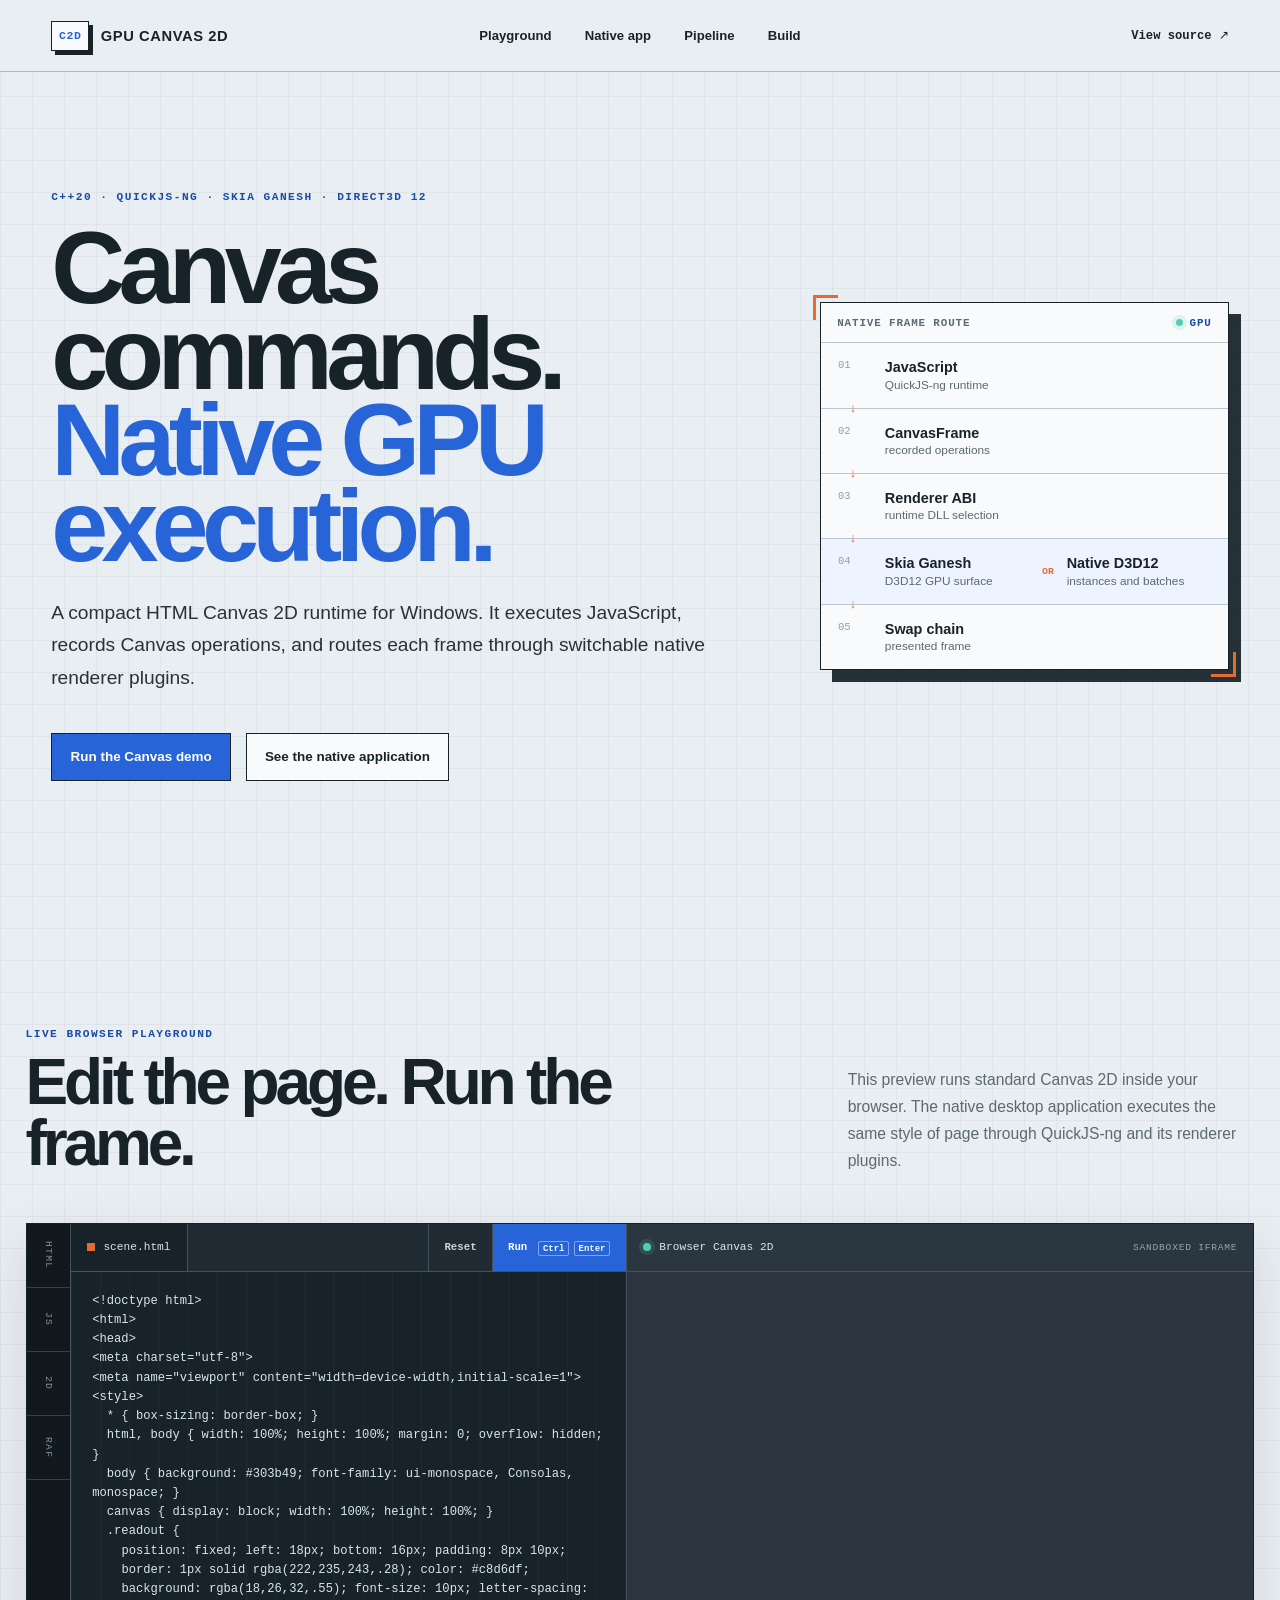
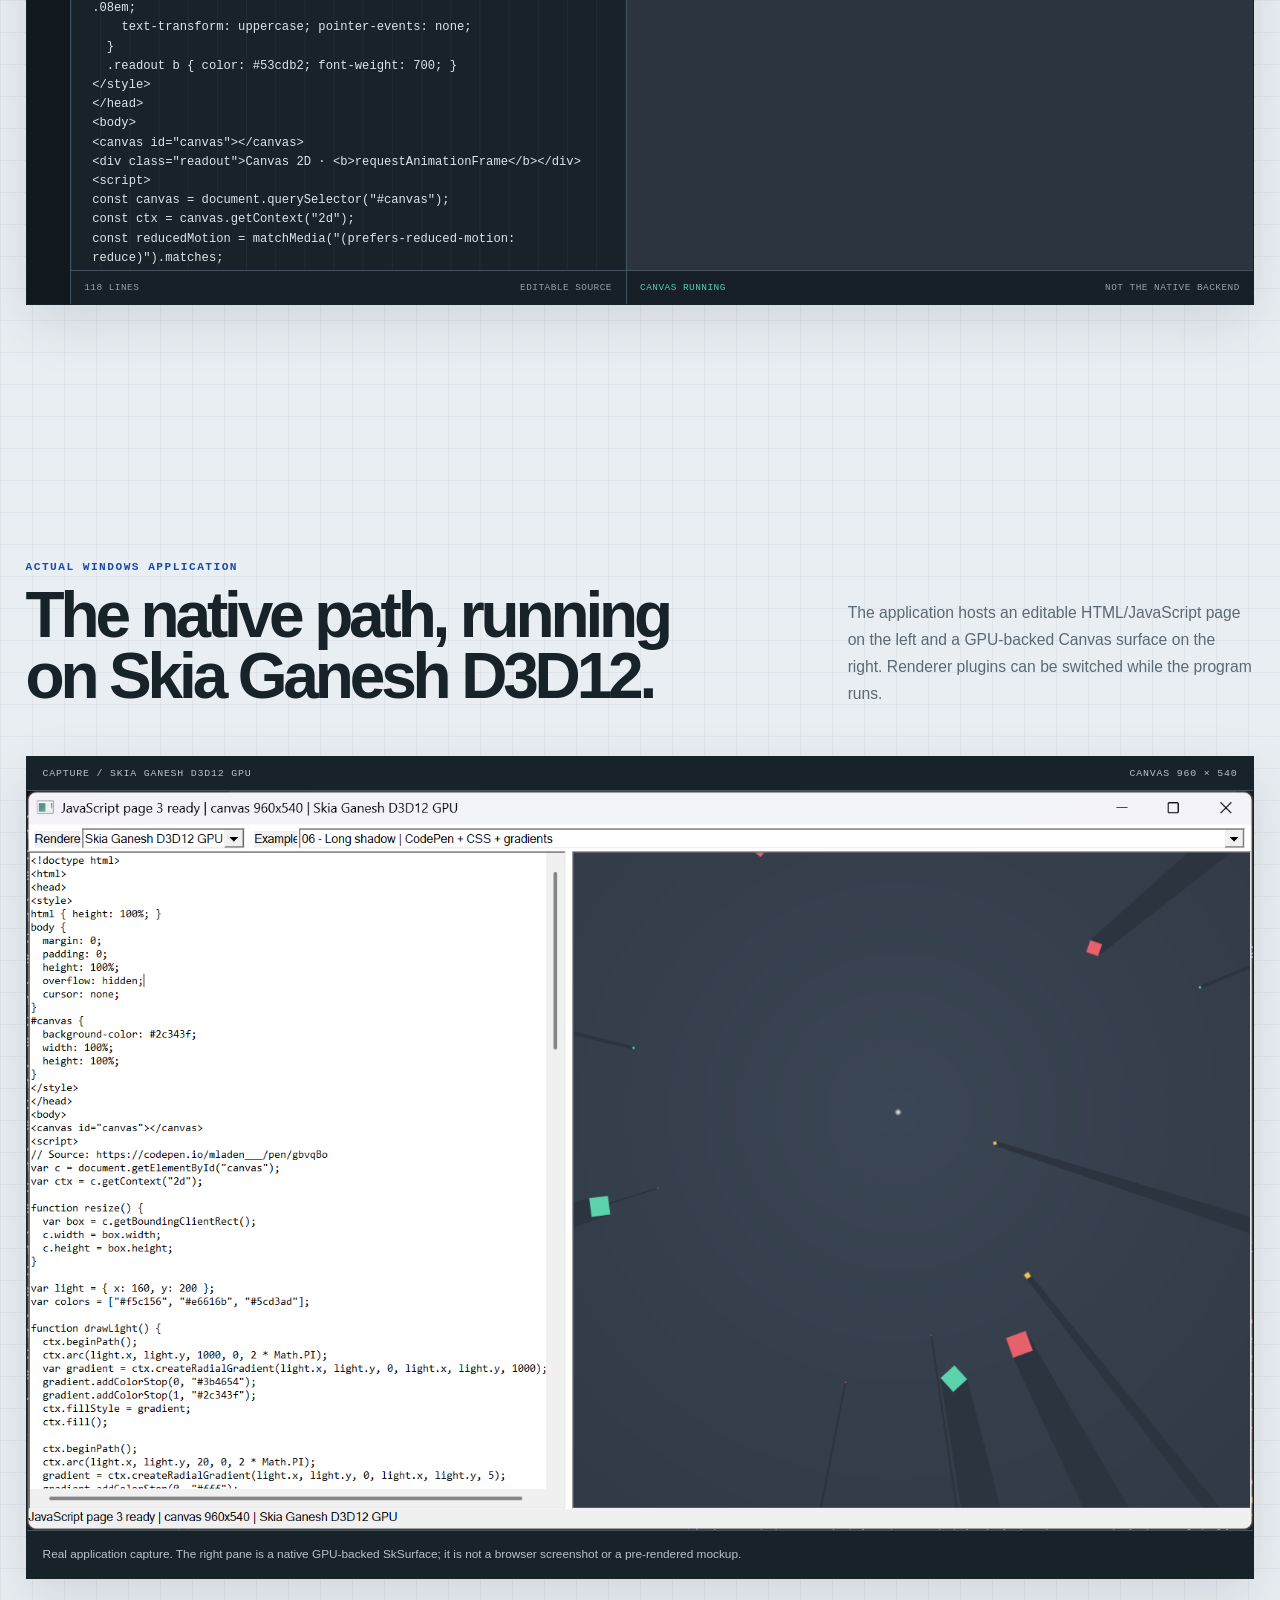
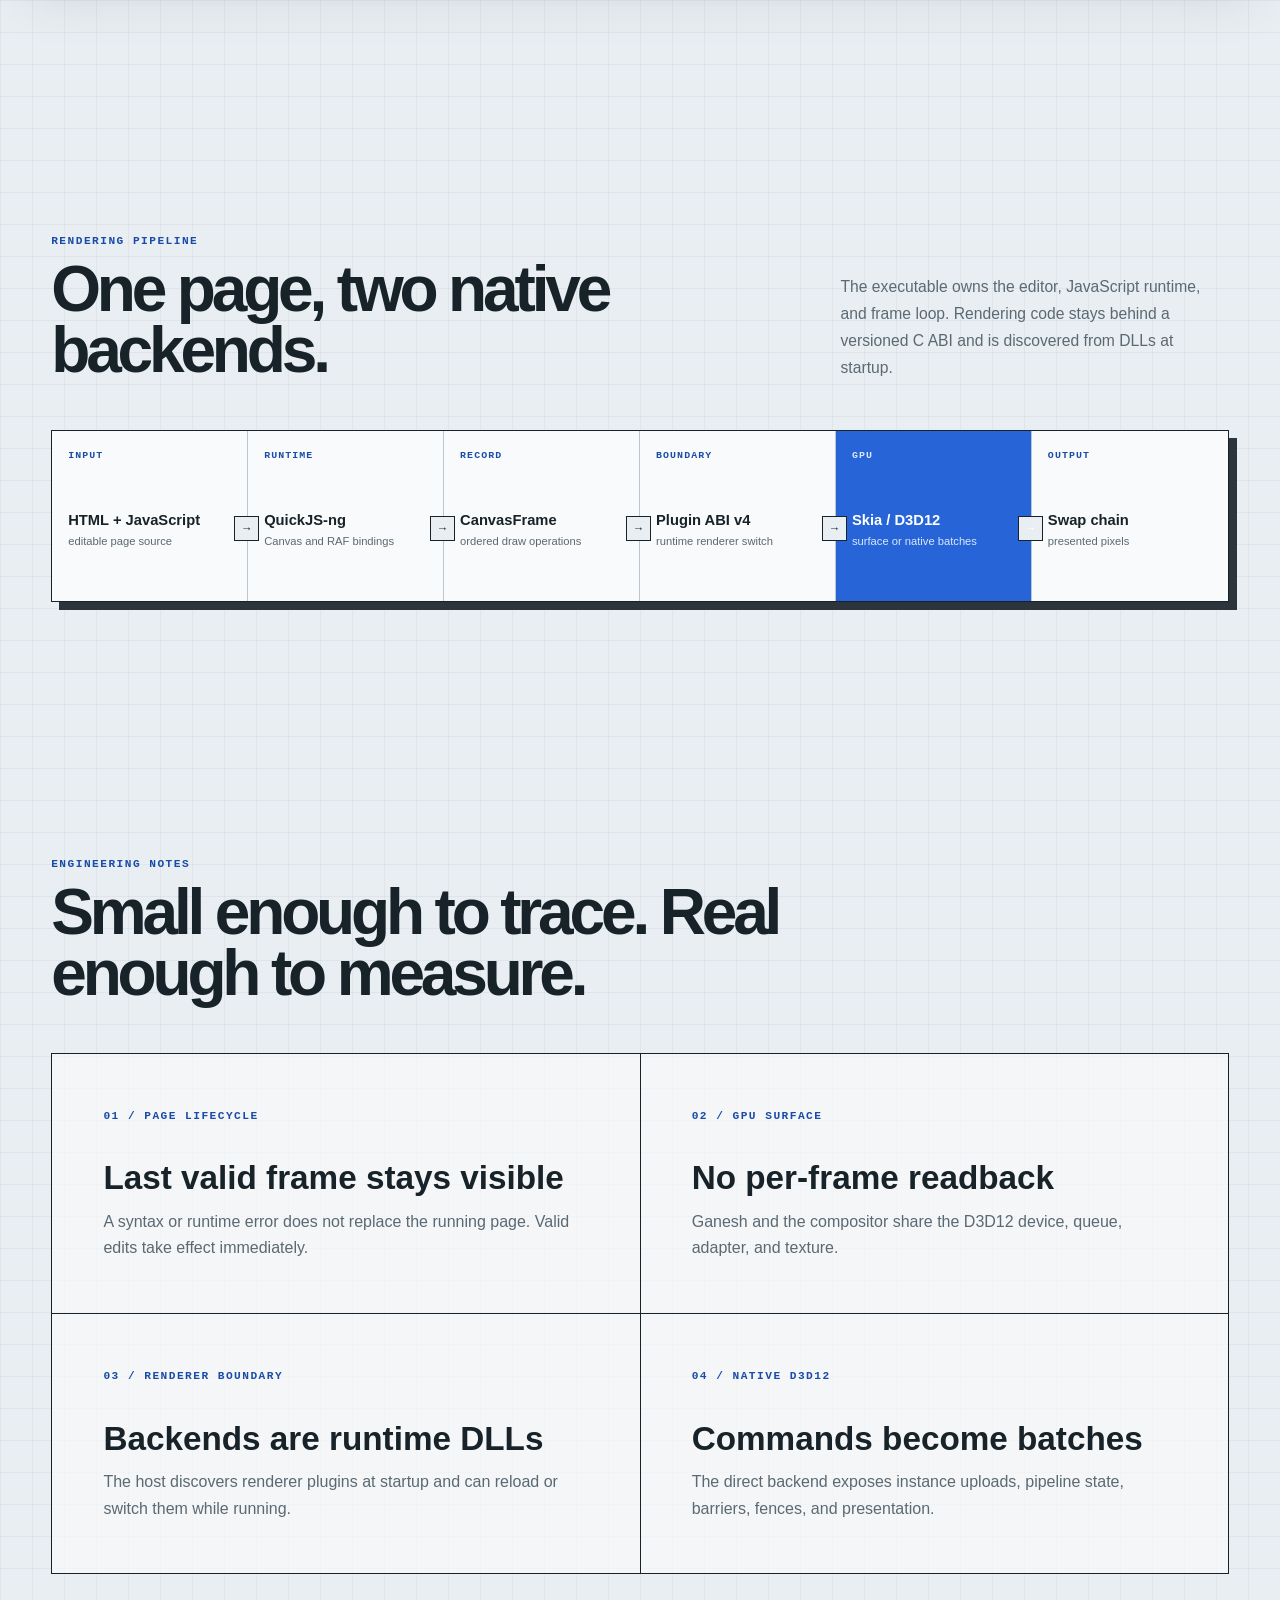
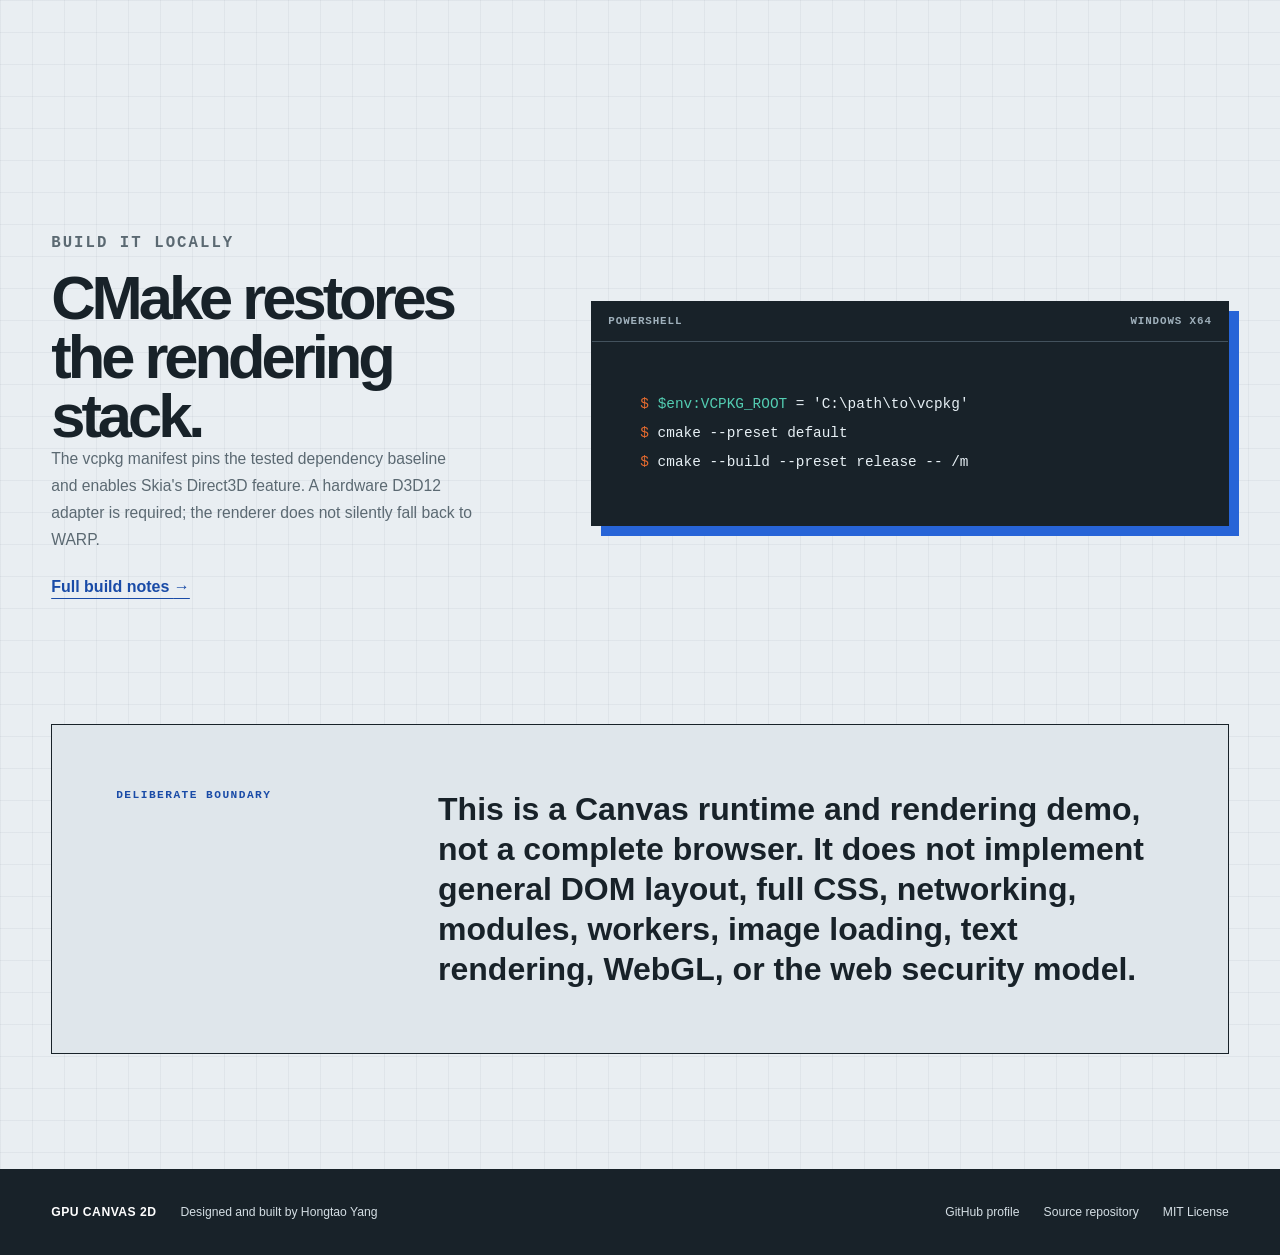
<file: index.html>
<!doctype html>
<html lang="en">
<head>
  <meta charset="utf-8">
  <meta name="viewport" content="width=device-width, initial-scale=1">
  <meta name="description" content="GPU Canvas 2D is a compact browser-style Canvas runtime in C++ with QuickJS-ng, Skia Ganesh, and Direct3D 12 renderers.">
  <meta name="theme-color" content="#e9eef2">
  <title>GPU Canvas 2D — Canvas commands, native GPU execution</title>
  <link rel="stylesheet" href="./styles.css">
</head>
<body>
  <a class="skip-link" href="#playground">Skip to live playground</a>

  <header class="site-header">
    <a class="brand" href="#top" aria-label="GPU Canvas 2D home">
      <span class="brand-mark" aria-hidden="true">C2D</span>
      <span>GPU Canvas 2D</span>
    </a>
    <nav aria-label="Primary navigation">
      <a href="#playground">Playground</a>
      <a href="#native-app">Native app</a>
      <a href="#pipeline">Pipeline</a>
      <a href="#build">Build</a>
    </nav>
    <a class="source-link" href="https://github.com/herbertyeung/gpu-canvas2d">View source <span aria-hidden="true">↗</span></a>
  </header>

  <main id="top">
    <section class="hero" aria-labelledby="hero-title">
      <div class="hero-copy">
        <p class="eyebrow">C++20 · QuickJS-ng · Skia Ganesh · Direct3D 12</p>
        <h1 id="hero-title">Canvas commands.<br><span>Native GPU execution.</span></h1>
        <p class="hero-summary">
          A compact HTML Canvas 2D runtime for Windows. It executes JavaScript, records Canvas
          operations, and routes each frame through switchable native renderer plugins.
        </p>
        <div class="hero-actions">
          <a class="button primary" href="#playground">Run the Canvas demo</a>
          <a class="button secondary" href="#native-app">See the native application</a>
        </div>
      </div>

      <aside class="route-card" aria-label="Native frame route">
        <div class="route-card-head">
          <span>Native frame route</span>
          <span class="hardware-status"><i></i> GPU</span>
        </div>
        <ol class="route-list">
          <li><span>01</span><strong>JavaScript</strong><small>QuickJS-ng runtime</small></li>
          <li><span>02</span><strong>CanvasFrame</strong><small>recorded operations</small></li>
          <li><span>03</span><strong>Renderer ABI</strong><small>runtime DLL selection</small></li>
          <li class="route-choice">
            <span>04</span>
            <strong>Skia Ganesh</strong>
            <small>D3D12 GPU surface</small>
            <b>or</b>
            <strong>Native D3D12</strong>
            <small>instances and batches</small>
          </li>
          <li><span>05</span><strong>Swap chain</strong><small>presented frame</small></li>
        </ol>
      </aside>
    </section>

    <section class="section playground-section" id="playground" aria-labelledby="playground-title">
      <div class="section-heading">
        <div>
          <p class="section-label">Live browser playground</p>
          <h2 id="playground-title">Edit the page. Run the frame.</h2>
        </div>
        <p>
          This preview runs standard Canvas 2D inside your browser. The native desktop application
          executes the same style of page through QuickJS-ng and its renderer plugins.
        </p>
      </div>

      <div class="workbench">
        <div class="workbench-rail" aria-hidden="true">
          <span>HTML</span><span>JS</span><span>2D</span><span>RAF</span>
        </div>

        <section class="editor-pane" aria-label="Editable HTML and JavaScript">
          <div class="pane-toolbar">
            <div class="file-tab"><span aria-hidden="true"></span> scene.html</div>
            <div class="editor-actions">
              <button type="button" class="tool-button" id="reset-button">Reset</button>
              <button type="button" class="tool-button run-button" id="run-button">
                Run <kbd>Ctrl</kbd><kbd>Enter</kbd>
              </button>
            </div>
          </div>
          <label class="visually-hidden" for="source-editor">Editable HTML and JavaScript source</label>
          <textarea id="source-editor" class="source-editor" spellcheck="false" autocomplete="off" autocapitalize="off"></textarea>
          <div class="pane-footer">
            <span id="line-count">0 lines</span>
            <span>editable source</span>
          </div>
        </section>

        <section class="preview-pane" aria-label="Live Canvas result">
          <div class="pane-toolbar preview-toolbar">
            <div class="preview-title">
              <span class="live-indicator" aria-hidden="true"></span>
              Browser Canvas 2D
            </div>
            <span class="sandbox-label">sandboxed iframe</span>
          </div>
          <iframe
            id="canvas-preview"
            class="canvas-preview"
            title="Live result of the editable Canvas page"
            sandbox="allow-scripts"
          ></iframe>
          <div class="pane-footer preview-status" aria-live="polite">
            <span id="preview-status" data-state="idle">Waiting to run</span>
            <span>not the native backend</span>
          </div>
        </section>
      </div>
    </section>

    <section class="section native-section" id="native-app" aria-labelledby="native-title">
      <div class="section-heading native-heading">
        <div>
          <p class="section-label">Actual Windows application</p>
          <h2 id="native-title">The native path, running on Skia Ganesh D3D12.</h2>
        </div>
        <p>
          The application hosts an editable HTML/JavaScript page on the left and a GPU-backed
          Canvas surface on the right. Renderer plugins can be switched while the program runs.
        </p>
      </div>

      <figure class="application-shot">
        <div class="shot-bar">
          <span>CAPTURE / SKIA GANESH D3D12 GPU</span>
          <span>CANVAS 960 × 540</span>
        </div>
        <img
          src="./assets/gpu-canvas2d-app.png"
          width="1651"
          height="995"
          alt="GPU Canvas 2D Windows application with editable JavaScript on the left and a long-shadow Canvas animation rendered by Skia Ganesh D3D12 on the right"
          loading="lazy"
        >
        <figcaption>
          Real application capture. The right pane is a native GPU-backed SkSurface; it is not a
          browser screenshot or a pre-rendered mockup.
        </figcaption>
      </figure>
    </section>

    <section class="section pipeline-section" id="pipeline" aria-labelledby="pipeline-title">
      <div class="section-heading">
        <div>
          <p class="section-label">Rendering pipeline</p>
          <h2 id="pipeline-title">One page, two native backends.</h2>
        </div>
        <p>
          The executable owns the editor, JavaScript runtime, and frame loop. Rendering code stays
          behind a versioned C ABI and is discovered from DLLs at startup.
        </p>
      </div>

      <ol class="pipeline" aria-label="GPU Canvas 2D rendering stages">
        <li>
          <span>Input</span>
          <strong>HTML + JavaScript</strong>
          <small>editable page source</small>
        </li>
        <li>
          <span>Runtime</span>
          <strong>QuickJS-ng</strong>
          <small>Canvas and RAF bindings</small>
        </li>
        <li>
          <span>Record</span>
          <strong>CanvasFrame</strong>
          <small>ordered draw operations</small>
        </li>
        <li>
          <span>Boundary</span>
          <strong>Plugin ABI v4</strong>
          <small>runtime renderer switch</small>
        </li>
        <li class="pipeline-branch">
          <span>GPU</span>
          <strong>Skia / D3D12</strong>
          <small>surface or native batches</small>
        </li>
        <li>
          <span>Output</span>
          <strong>Swap chain</strong>
          <small>presented pixels</small>
        </li>
      </ol>
    </section>

    <section class="section engineering-section" aria-labelledby="engineering-title">
      <div class="section-heading compact-heading">
        <div>
          <p class="section-label">Engineering notes</p>
          <h2 id="engineering-title">Small enough to trace. Real enough to measure.</h2>
        </div>
      </div>

      <div class="engineering-grid">
        <article>
          <span class="detail-tag">01 / Page lifecycle</span>
          <h3>Last valid frame stays visible</h3>
          <p>A syntax or runtime error does not replace the running page. Valid edits take effect immediately.</p>
        </article>
        <article>
          <span class="detail-tag">02 / GPU surface</span>
          <h3>No per-frame readback</h3>
          <p>Ganesh and the compositor share the D3D12 device, queue, adapter, and texture.</p>
        </article>
        <article>
          <span class="detail-tag">03 / Renderer boundary</span>
          <h3>Backends are runtime DLLs</h3>
          <p>The host discovers renderer plugins at startup and can reload or switch them while running.</p>
        </article>
        <article>
          <span class="detail-tag">04 / Native D3D12</span>
          <h3>Commands become batches</h3>
          <p>The direct backend exposes instance uploads, pipeline state, barriers, fences, and presentation.</p>
        </article>
      </div>
    </section>

    <section class="section build-section" id="build" aria-labelledby="build-title">
      <div class="build-copy">
        <p class="section-label">Build it locally</p>
        <h2 id="build-title">CMake restores the rendering stack.</h2>
        <p>
          The vcpkg manifest pins the tested dependency baseline and enables Skia's Direct3D
          feature. A hardware D3D12 adapter is required; the renderer does not silently fall back
          to WARP.
        </p>
        <a class="text-link" href="https://github.com/herbertyeung/gpu-canvas2d#build">Full build notes <span aria-hidden="true">→</span></a>
      </div>
      <div class="command-card" aria-label="Build commands">
        <div class="command-head">
          <span>PowerShell</span>
          <span>Windows x64</span>
        </div>
        <pre><code><span class="prompt">$</span> <span class="command">$env:VCPKG_ROOT</span> = 'C:&#92;path&#92;to&#92;vcpkg'
<span class="prompt">$</span> cmake --preset default
<span class="prompt">$</span> cmake --build --preset release -- /m</code></pre>
      </div>
    </section>

    <section class="limits">
      <p class="section-label">Deliberate boundary</p>
      <p>
        This is a Canvas runtime and rendering demo, not a complete browser. It does not implement
        general DOM layout, full CSS, networking, modules, workers, image loading, text rendering,
        WebGL, or the web security model.
      </p>
    </section>
  </main>

  <footer class="site-footer">
    <div>
      <strong>GPU Canvas 2D</strong>
      <span>Designed and built by Hongtao Yang</span>
    </div>
    <div class="footer-links">
      <a href="https://github.com/herbertyeung">GitHub profile</a>
      <a href="https://github.com/herbertyeung/gpu-canvas2d">Source repository</a>
      <span>MIT License</span>
    </div>
  </footer>

  <script src="./playground.js"></script>
</body>
</html>
</file>
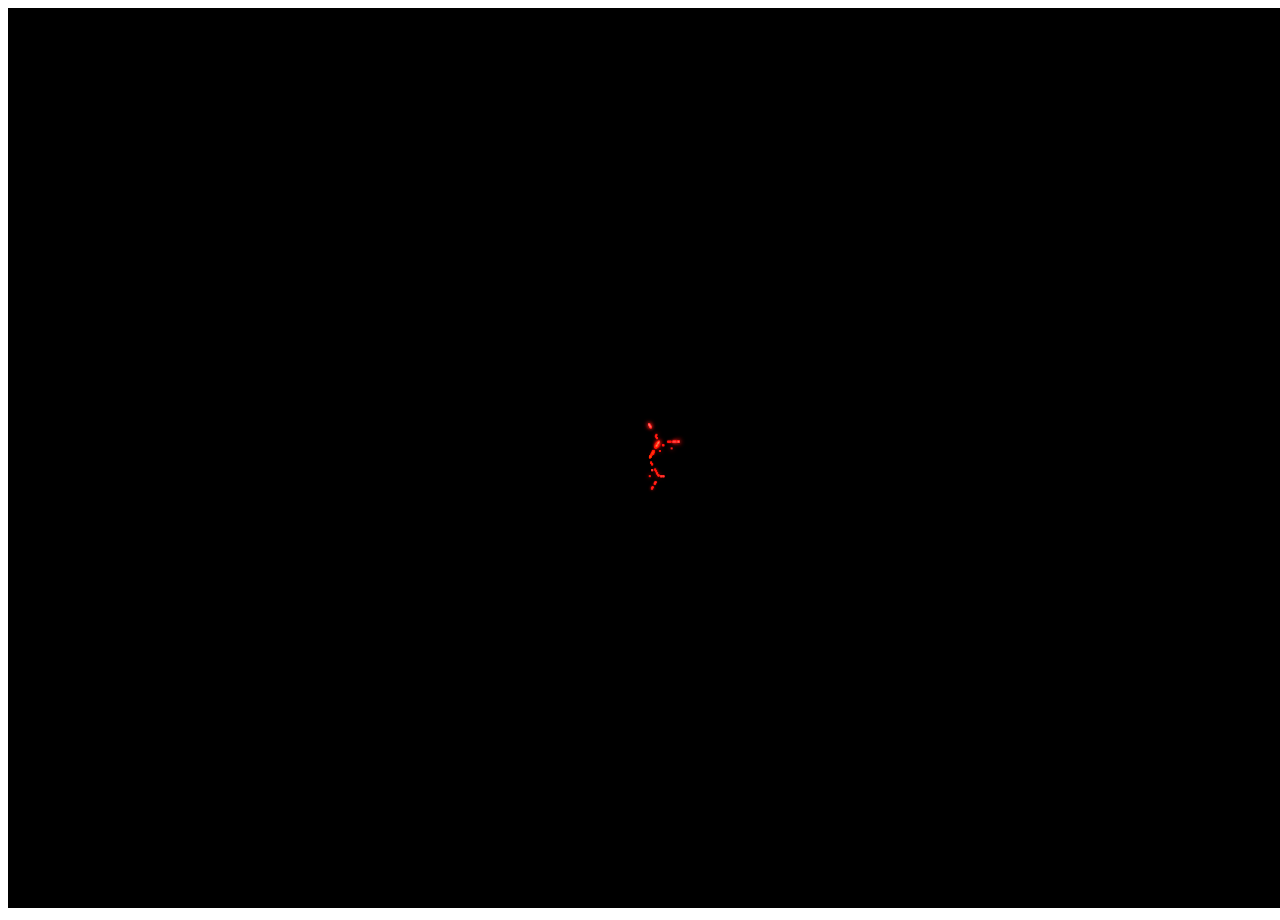
<file: examples/js_canvas_hex_lines.html>
<!doctype html>
<html>
  <body>
    <canvas id="c" width="960" height="540"></canvas>
    <script>
var w = c.width = window.innerWidth,
    h = c.height = window.innerHeight,
    ctx = c.getContext('2d'),

    opts = {
      len: 20,
      count: 50,
      baseTime: 10,
      addedTime: 10,
      dieChance: .05,
      spawnChance: 1,
      sparkChance: .1,
      sparkDist: 10,
      sparkSize: 2,

      color: 'hsl(hue,100%,light%)',
      baseLight: 50,
      addedLight: 10,
      shadowToTimePropMult: 6,
      baseLightInputMultiplier: .01,
      addedLightInputMultiplier: .02,

      cx: w / 2,
      cy: h / 2,
      repaintAlpha: .04,
      hueChange: .1
    },

    tick = 0,
    lines = [],
    dieX = w / 2 / opts.len,
    dieY = h / 2 / opts.len,

    baseRad = Math.PI * 2 / 6;

ctx.fillStyle = 'black';
ctx.fillRect(0, 0, w, h);

function loop() {
  window.requestAnimationFrame(loop);
  ++tick;

  ctx.globalCompositeOperation = 'source-over';
  ctx.shadowBlur = 0;
  ctx.fillStyle = 'rgba(0,0,0,alp)'.replace('alp', opts.repaintAlpha);
  ctx.fillRect(0, 0, w, h);
  ctx.globalCompositeOperation = 'lighter';

  if (lines.length < opts.count && Math.random() < opts.spawnChance)
    lines.push(new Line);

  lines.map(function(line) { line.step(); });
}

function Line() {
  this.reset();
}

Line.prototype.reset = function() {
  this.x = 0;
  this.y = 0;
  this.addedX = 0;
  this.addedY = 0;
  this.rad = 0;
  this.lightInputMultiplier = opts.baseLightInputMultiplier +
                              opts.addedLightInputMultiplier * Math.random();
  this.color = opts.color.replace('hue', tick * opts.hueChange);
  this.cumulativeTime = 0;
  this.beginPhase();
};

Line.prototype.beginPhase = function() {
  this.x += this.addedX;
  this.y += this.addedY;
  this.time = 0;
  this.targetTime = (opts.baseTime + opts.addedTime * Math.random()) | 0;
  this.rad += baseRad * (Math.random() < .5 ? 1 : -1);
  this.addedX = Math.cos(this.rad);
  this.addedY = Math.sin(this.rad);

  if (Math.random() < opts.dieChance || this.x > dieX || this.x < -dieX ||
      this.y > dieY || this.y < -dieY)
    this.reset();
};

Line.prototype.step = function() {
  ++this.time;
  ++this.cumulativeTime;

  if (this.time >= this.targetTime)
    this.beginPhase();

  var prop = this.time / this.targetTime,
      wave = Math.sin(prop * Math.PI / 2),
      x = this.addedX * wave,
      y = this.addedY * wave;

  ctx.shadowBlur = prop * opts.shadowToTimePropMult;
  ctx.fillStyle = ctx.shadowColor = this.color.replace(
      'light', opts.baseLight + opts.addedLight *
               Math.sin(this.cumulativeTime * this.lightInputMultiplier));
  ctx.fillRect(opts.cx + (this.x + x) * opts.len,
               opts.cy + (this.y + y) * opts.len, 2, 2);

  if (Math.random() < opts.sparkChance)
    ctx.fillRect(
        opts.cx + (this.x + x) * opts.len + Math.random() * opts.sparkDist *
            (Math.random() < .5 ? 1 : -1) - opts.sparkSize / 2,
        opts.cy + (this.y + y) * opts.len + Math.random() * opts.sparkDist *
            (Math.random() < .5 ? 1 : -1) - opts.sparkSize / 2,
        opts.sparkSize, opts.sparkSize);
};

loop();

window.addEventListener('resize', function() {
  w = c.width = window.innerWidth;
  h = c.height = window.innerHeight;
  ctx.fillStyle = 'black';
  ctx.fillRect(0, 0, w, h);

  opts.cx = w / 2;
  opts.cy = h / 2;
  dieX = w / 2 / opts.len;
  dieY = h / 2 / opts.len;
});
    </script>
  </body>
</html>
</file>
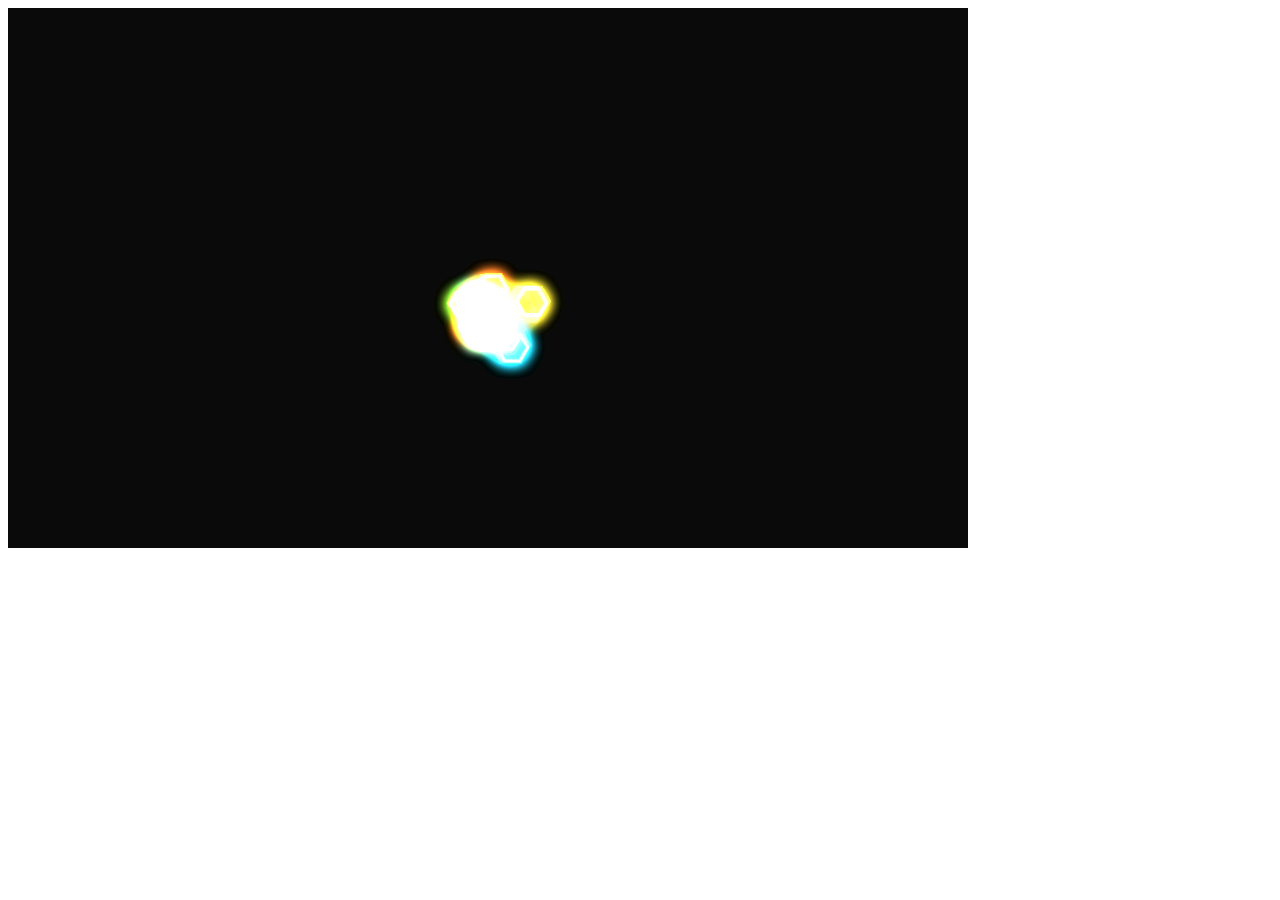
<file: examples/js_canvas_particles.html>
<!doctype html>
<html>
  <body>
    <canvas id="c" width="960" height="540"></canvas>
    <script>
      const canvas = document.getElementById("c");
      const ctx = canvas.getContext("2d");
      const particles = [];
      const colors = ["#9cff38", "#ffe739", "#ff8129", "#29d9ff"];

      function spawn() {
        const angle = Math.random() * Math.PI * 2;
        particles.push({
          x: canvas.width * 0.5 + (Math.random() - 0.5) * 30,
          y: canvas.height * 0.58 + (Math.random() - 0.5) * 30,
          vx: Math.cos(angle) * (0.35 + Math.random() * 1.5),
          vy: Math.sin(angle) * (0.35 + Math.random() * 1.5),
          life: 80 + Math.random() * 180,
          age: 0,
          radius: 5 + Math.random() * 15,
          color: colors[(Math.random() * colors.length) | 0]
        });
      }

      function hexagon(p, time) {
        const pulse = 1 + Math.sin(time * 0.004 + p.age * 0.08) * 0.15;
        ctx.beginPath();
        for (let side = 0; side < 6; ++side) {
          const angle = side * Math.PI / 3;
          const x = p.x + Math.cos(angle) * p.radius * pulse;
          const y = p.y + Math.sin(angle) * p.radius * pulse;
          if (side === 0) ctx.moveTo(x, y); else ctx.lineTo(x, y);
        }
        ctx.closePath();
        ctx.strokeStyle = p.color;
        ctx.lineWidth = 1.2 + 2.5 * (1 - p.age / p.life);
        ctx.shadowColor = p.color;
        ctx.shadowBlur = 14;
        ctx.stroke();
      }

      function frame(time) {
        ctx.globalCompositeOperation = "source-over";
        ctx.shadowBlur = 0;
        ctx.fillStyle = "rgba(0, 0, 5, 0.10)";
        ctx.fillRect(0, 0, canvas.width, canvas.height);

        ctx.globalCompositeOperation = "lighter";
        if (particles.length < 64) spawn();
        for (let i = particles.length - 1; i >= 0; --i) {
          const p = particles[i];
          p.x += p.vx;
          p.y += p.vy;
          p.vx *= 0.997;
          p.vy *= 0.997;
          ++p.age;
          hexagon(p, time);
          if (p.age >= p.life) particles.splice(i, 1);
        }
        requestAnimationFrame(frame);
      }
      requestAnimationFrame(frame);
    </script>
  </body>
</html>
</file>
<file: styles.css>
:root {
  --surface: #e9eef2;
  --panel: #f8fafb;
  --paper: #ffffff;
  --graphite: #182229;
  --graphite-2: #25323b;
  --muted: #5b6972;
  --rule: #bac7d0;
  --rule-dark: #8fa0ac;
  --blue: #2764d7;
  --blue-dark: #194ba7;
  --orange: #e56b2f;
  --mint: #53cdb2;
  --red: #e85d68;
  --shadow: 0 18px 50px rgba(38, 55, 66, 0.13);
  --display: "Arial Narrow", "Aptos Display", "Segoe UI", sans-serif;
  --body: "Segoe UI", "Helvetica Neue", Arial, sans-serif;
  --mono: "Cascadia Code", "SFMono-Regular", Consolas, "Liberation Mono", monospace;
  color: var(--graphite);
  background: var(--surface);
  font-family: var(--body);
  font-synthesis: none;
  text-rendering: optimizeLegibility;
}

* {
  box-sizing: border-box;
}

html {
  scroll-behavior: smooth;
  scroll-padding-top: 5.5rem;
}

body {
  margin: 0;
  min-width: 320px;
  background:
    linear-gradient(rgba(102, 124, 138, 0.08) 1px, transparent 1px),
    linear-gradient(90deg, rgba(102, 124, 138, 0.08) 1px, transparent 1px),
    var(--surface);
  background-size: 32px 32px;
  color: var(--graphite);
}

a {
  color: inherit;
}

button,
textarea {
  font: inherit;
}

button,
a {
  -webkit-tap-highlight-color: transparent;
}

:focus-visible {
  outline: 3px solid var(--orange);
  outline-offset: 3px;
}

.skip-link {
  position: fixed;
  left: 1rem;
  top: -5rem;
  z-index: 100;
  padding: 0.75rem 1rem;
  color: white;
  background: var(--graphite);
  font-weight: 700;
  text-decoration: none;
}

.skip-link:focus {
  top: 1rem;
}

.site-header {
  position: sticky;
  top: 0;
  z-index: 20;
  display: grid;
  grid-template-columns: 1fr auto 1fr;
  align-items: center;
  min-height: 72px;
  padding: 0 4vw;
  border-bottom: 1px solid rgba(143, 160, 172, 0.7);
  background: rgba(233, 238, 242, 0.94);
  backdrop-filter: blur(14px);
}

.brand {
  display: inline-flex;
  align-items: center;
  gap: 0.72rem;
  width: max-content;
  font-family: var(--display);
  font-size: 0.92rem;
  font-weight: 750;
  letter-spacing: 0.04em;
  text-decoration: none;
  text-transform: uppercase;
}

.brand-mark {
  display: grid;
  place-items: center;
  width: 38px;
  height: 30px;
  border: 1px solid var(--graphite);
  background: var(--panel);
  color: var(--blue);
  font-family: var(--mono);
  font-size: 0.72rem;
  box-shadow: 4px 4px 0 var(--graphite);
}

.site-header nav {
  display: flex;
  align-items: center;
  gap: clamp(1rem, 2.6vw, 2.5rem);
  font-size: 0.82rem;
  font-weight: 650;
}

.site-header nav a,
.footer-links a {
  text-decoration-color: transparent;
  text-underline-offset: 0.35rem;
  transition: text-decoration-color 150ms ease, color 150ms ease;
}

.site-header nav a:hover,
.footer-links a:hover {
  color: var(--blue-dark);
  text-decoration-color: currentColor;
}

.source-link {
  justify-self: end;
  font-family: var(--mono);
  font-size: 0.76rem;
  font-weight: 700;
  text-decoration: none;
}

main {
  overflow: hidden;
}

.hero {
  display: grid;
  grid-template-columns: minmax(0, 1.24fr) minmax(310px, 0.76fr);
  gap: clamp(3rem, 8vw, 8rem);
  align-items: center;
  width: min(1380px, 92vw);
  min-height: calc(100vh - 72px);
  margin: 0 auto;
  padding: clamp(5rem, 10vh, 9rem) 0;
}

.eyebrow,
.section-label,
.detail-tag {
  margin: 0;
  color: var(--blue-dark);
  font-family: var(--mono);
  font-size: 0.7rem;
  font-weight: 750;
  letter-spacing: 0.13em;
  text-transform: uppercase;
}

.hero h1,
.section-heading h2,
.build-copy h2 {
  margin: 1.4rem 0 1.7rem;
  font-family: var(--display);
  font-size: clamp(3.6rem, 8vw, 8.4rem);
  font-stretch: condensed;
  font-weight: 760;
  letter-spacing: -0.065em;
  line-height: 0.84;
}

.hero h1 span {
  color: var(--blue);
}

.hero-summary {
  max-width: 690px;
  margin: 0;
  color: var(--graphite-2);
  font-size: clamp(1.02rem, 1.5vw, 1.25rem);
  line-height: 1.7;
}

.hero-actions {
  display: flex;
  flex-wrap: wrap;
  gap: 0.9rem;
  margin-top: 2.4rem;
}

.button {
  display: inline-flex;
  min-height: 48px;
  align-items: center;
  justify-content: center;
  padding: 0.72rem 1.15rem;
  border: 1px solid var(--graphite);
  font-size: 0.84rem;
  font-weight: 750;
  text-decoration: none;
  transition: transform 150ms ease, box-shadow 150ms ease, background 150ms ease;
}

.button:hover {
  transform: translate(-2px, -2px);
  box-shadow: 5px 5px 0 var(--graphite);
}

.button.primary {
  color: white;
  background: var(--blue);
}

.button.secondary {
  background: var(--panel);
}

.route-card {
  position: relative;
  border: 1px solid var(--graphite);
  background: var(--panel);
  box-shadow: 12px 12px 0 rgba(24, 34, 41, 0.93);
}

.route-card::before,
.route-card::after {
  position: absolute;
  width: 22px;
  height: 22px;
  border-color: var(--orange);
  content: "";
  pointer-events: none;
}

.route-card::before {
  top: -8px;
  left: -8px;
  border-top: 3px solid var(--orange);
  border-left: 3px solid var(--orange);
}

.route-card::after {
  right: -8px;
  bottom: -8px;
  border-right: 3px solid var(--orange);
  border-bottom: 3px solid var(--orange);
}

.route-card-head,
.command-head {
  display: flex;
  justify-content: space-between;
  padding: 0.85rem 1rem;
  border-bottom: 1px solid var(--rule);
  color: var(--muted);
  font-family: var(--mono);
  font-size: 0.68rem;
  font-weight: 700;
  letter-spacing: 0.08em;
  text-transform: uppercase;
}

.hardware-status {
  display: inline-flex;
  align-items: center;
  gap: 0.4rem;
  color: var(--blue-dark);
}

.hardware-status i {
  width: 7px;
  height: 7px;
  border-radius: 50%;
  background: var(--mint);
  box-shadow: 0 0 0 4px rgba(83, 205, 178, 0.17);
}

.route-list {
  margin: 0;
  padding: 0;
  list-style: none;
}

.route-list li {
  position: relative;
  display: grid;
  grid-template-columns: 34px 1fr;
  grid-template-areas: "index title" "index detail";
  gap: 0.15rem 0.8rem;
  padding: 1rem 1.05rem;
  border-bottom: 1px solid var(--rule);
}

.route-list li:last-child {
  border-bottom: 0;
}

.route-list li:not(:last-child)::after {
  position: absolute;
  bottom: -8px;
  left: 28px;
  z-index: 1;
  color: var(--orange);
  content: "↓";
  font-family: var(--mono);
  font-size: 0.8rem;
}

.route-list span {
  grid-area: index;
  color: var(--rule-dark);
  font-family: var(--mono);
  font-size: 0.66rem;
}

.route-list strong {
  grid-area: title;
  font-size: 0.9rem;
}

.route-list small {
  grid-area: detail;
  color: var(--muted);
  font-size: 0.74rem;
}

.route-list .route-choice {
  grid-template-columns: 34px 1fr auto 1fr;
  grid-template-areas:
    "index title divider title2"
    "index detail divider detail2";
  background: #edf3ff;
}

.route-choice strong:nth-of-type(2) {
  grid-area: title2;
}

.route-choice small:nth-of-type(2) {
  grid-area: detail2;
}

.route-choice b {
  grid-area: divider;
  align-self: center;
  color: var(--orange);
  font-family: var(--mono);
  font-size: 0.62rem;
  text-transform: uppercase;
}

.section {
  width: min(1380px, 92vw);
  margin: 0 auto;
  padding: clamp(5rem, 10vw, 9rem) 0;
}

.section-heading {
  display: grid;
  grid-template-columns: minmax(0, 1.15fr) minmax(290px, 0.65fr);
  gap: clamp(2rem, 8vw, 8rem);
  align-items: end;
  margin-bottom: 3rem;
}

.section-heading h2,
.build-copy h2 {
  margin: 0.75rem 0 0;
  max-width: 900px;
  font-size: clamp(2.7rem, 5vw, 5.6rem);
  line-height: 0.96;
}

.section-heading > p,
.build-copy > p {
  margin: 0;
  color: var(--muted);
  font-size: 0.98rem;
  line-height: 1.72;
}

.playground-section {
  width: min(1540px, 96vw);
}

.workbench {
  display: grid;
  grid-template-columns: 44px minmax(360px, 0.94fr) minmax(440px, 1.06fr);
  min-height: 680px;
  border: 1px solid var(--graphite);
  background: var(--graphite);
  box-shadow: var(--shadow);
}

.workbench-rail {
  display: flex;
  flex-direction: column;
  align-items: center;
  border-right: 1px solid #43525d;
  background: #11191e;
  color: #82929d;
  font-family: var(--mono);
  font-size: 0.6rem;
  letter-spacing: 0.14em;
}

.workbench-rail span {
  display: grid;
  width: 100%;
  min-height: 64px;
  place-items: center;
  border-bottom: 1px solid #33414b;
  writing-mode: vertical-rl;
}

.editor-pane,
.preview-pane {
  min-width: 0;
  display: grid;
  grid-template-rows: 48px 1fr 34px;
}

.editor-pane {
  border-right: 1px solid #43525d;
  background: var(--graphite);
}

.preview-pane {
  background: #24303a;
}

.pane-toolbar {
  display: flex;
  align-items: center;
  justify-content: space-between;
  min-width: 0;
  border-bottom: 1px solid #43525d;
  background: #202b33;
  color: #dce5eb;
  font-family: var(--mono);
  font-size: 0.7rem;
}

.file-tab,
.preview-title {
  display: inline-flex;
  align-items: center;
  gap: 0.55rem;
  height: 100%;
  padding: 0 1rem;
}

.file-tab {
  border-right: 1px solid #43525d;
  background: var(--graphite);
}

.file-tab span {
  width: 8px;
  height: 8px;
  background: var(--orange);
}

.editor-actions {
  display: flex;
  align-items: center;
  height: 100%;
}

.tool-button {
  height: 100%;
  padding: 0 0.95rem;
  border: 0;
  border-left: 1px solid #43525d;
  color: #cbd5dc;
  background: transparent;
  cursor: pointer;
  font-family: var(--mono);
  font-size: 0.67rem;
  font-weight: 700;
}

.tool-button:hover {
  color: white;
  background: #2b3943;
}

.run-button {
  color: #f7fbff;
  background: var(--blue);
}

.run-button:hover {
  background: var(--blue-dark);
}

kbd {
  margin-left: 0.28rem;
  padding: 0.1rem 0.24rem;
  border: 1px solid rgba(255, 255, 255, 0.42);
  border-radius: 2px;
  font: inherit;
  font-size: 0.56rem;
}

.source-editor {
  display: block;
  width: 100%;
  min-height: 0;
  resize: none;
  padding: 1.25rem 1.35rem 2rem;
  border: 0;
  border-radius: 0;
  outline: 0;
  color: #d9e6ed;
  background:
    linear-gradient(90deg, rgba(255, 255, 255, 0.035) 1px, transparent 1px),
    var(--graphite);
  background-size: 4ch 100%;
  caret-color: var(--orange);
  font-family: var(--mono);
  font-size: 0.76rem;
  line-height: 1.58;
  tab-size: 2;
}

.source-editor:focus {
  box-shadow: inset 0 0 0 2px var(--orange);
}

.preview-toolbar {
  background: #2a3741;
}

.live-indicator {
  width: 8px;
  height: 8px;
  border-radius: 50%;
  background: var(--mint);
  box-shadow: 0 0 0 4px rgba(83, 205, 178, 0.16);
}

.sandbox-label {
  padding-right: 1rem;
  color: #93a4af;
  font-size: 0.6rem;
  letter-spacing: 0.08em;
  text-transform: uppercase;
}

.canvas-preview {
  display: block;
  width: 100%;
  height: 100%;
  min-height: 598px;
  border: 0;
  background: #2c343f;
}

.pane-footer {
  display: flex;
  align-items: center;
  justify-content: space-between;
  padding: 0 0.85rem;
  border-top: 1px solid #43525d;
  color: #8fa0aa;
  background: #172027;
  font-family: var(--mono);
  font-size: 0.59rem;
  letter-spacing: 0.05em;
  text-transform: uppercase;
}

#preview-status[data-state="running"] {
  color: var(--mint);
}

#preview-status[data-state="error"] {
  color: var(--red);
}

.native-section {
  width: min(1500px, 96vw);
}

.application-shot {
  margin: 0;
  border: 1px solid var(--graphite);
  background: var(--graphite);
  box-shadow: var(--shadow);
}

.shot-bar {
  display: flex;
  justify-content: space-between;
  padding: 0.7rem 1rem;
  color: #b6c3cb;
  font-family: var(--mono);
  font-size: 0.62rem;
  letter-spacing: 0.08em;
}

.application-shot img {
  display: block;
  width: 100%;
  height: auto;
  border-top: 1px solid #46545e;
  border-bottom: 1px solid #46545e;
  background: white;
}

.application-shot figcaption {
  padding: 0.9rem 1rem;
  color: #b6c3cb;
  font-size: 0.74rem;
  line-height: 1.5;
}

.pipeline {
  display: grid;
  grid-template-columns: repeat(6, minmax(0, 1fr));
  margin: 0;
  padding: 0;
  border: 1px solid var(--graphite);
  background: var(--panel);
  list-style: none;
  box-shadow: 8px 8px 0 rgba(24, 34, 41, 0.9);
}

.pipeline li {
  position: relative;
  min-height: 170px;
  padding: 1.2rem 1rem;
  border-right: 1px solid var(--rule);
}

.pipeline li:last-child {
  border-right: 0;
}

.pipeline li:not(:last-child)::after {
  position: absolute;
  top: 50%;
  right: -12px;
  z-index: 2;
  display: grid;
  width: 23px;
  height: 23px;
  place-items: center;
  border: 1px solid var(--graphite);
  background: var(--surface);
  content: "→";
  font-family: var(--mono);
  font-size: 0.72rem;
}

.pipeline span {
  display: block;
  margin-bottom: 3.2rem;
  color: var(--blue-dark);
  font-family: var(--mono);
  font-size: 0.62rem;
  font-weight: 750;
  letter-spacing: 0.11em;
  text-transform: uppercase;
}

.pipeline strong {
  display: block;
  font-size: 0.92rem;
}

.pipeline small {
  display: block;
  margin-top: 0.35rem;
  color: var(--muted);
  font-size: 0.7rem;
  line-height: 1.4;
}

.pipeline .pipeline-branch {
  color: white;
  background: var(--blue);
}

.pipeline-branch span,
.pipeline-branch small {
  color: #dbe7ff;
}

.compact-heading {
  grid-template-columns: 1fr;
}

.engineering-grid {
  display: grid;
  grid-template-columns: repeat(2, 1fr);
  border-top: 1px solid var(--graphite);
  border-left: 1px solid var(--graphite);
}

.engineering-grid article {
  min-height: 240px;
  padding: clamp(1.6rem, 4vw, 3.3rem);
  border-right: 1px solid var(--graphite);
  border-bottom: 1px solid var(--graphite);
  background: rgba(248, 250, 251, 0.72);
}

.engineering-grid h3 {
  margin: 2.4rem 0 0.8rem;
  font-family: var(--display);
  font-size: clamp(1.5rem, 2.6vw, 2.35rem);
  line-height: 1.05;
}

.engineering-grid p {
  max-width: 560px;
  margin: 0;
  color: var(--muted);
  line-height: 1.65;
}

.build-section {
  display: grid;
  grid-template-columns: minmax(0, 0.8fr) minmax(460px, 1.2fr);
  gap: clamp(3rem, 9vw, 9rem);
  align-items: center;
}

.build-copy h2 {
  font-size: clamp(2.8rem, 4.8vw, 5rem);
}

.text-link {
  display: inline-block;
  margin-top: 1.5rem;
  color: var(--blue-dark);
  font-weight: 750;
  text-decoration-thickness: 1px;
  text-underline-offset: 0.35rem;
}

.command-card {
  border: 1px solid var(--graphite);
  color: #e7f0f5;
  background: var(--graphite);
  box-shadow: 10px 10px 0 var(--blue);
}

.command-head {
  border-color: #43525d;
  color: #9fb0bb;
}

.command-card pre {
  margin: 0;
  overflow-x: auto;
  padding: clamp(1.5rem, 4vw, 3rem);
  font-family: var(--mono);
  font-size: clamp(0.72rem, 1.2vw, 0.9rem);
  line-height: 2;
}

.command-card .prompt {
  color: var(--orange);
}

.command-card .command {
  color: var(--mint);
}

.limits {
  display: grid;
  grid-template-columns: 0.32fr 1fr;
  gap: clamp(2rem, 7vw, 7rem);
  width: min(1380px, 92vw);
  margin: 0 auto clamp(5rem, 9vw, 9rem);
  padding: clamp(2rem, 5vw, 4.5rem);
  border: 1px solid var(--graphite);
  background: #dfe6eb;
}

.limits > p:last-child {
  max-width: 900px;
  margin: 0;
  font-family: var(--display);
  font-size: clamp(1.4rem, 2.5vw, 2.25rem);
  font-weight: 650;
  line-height: 1.25;
}

.site-footer {
  display: flex;
  justify-content: space-between;
  gap: 2rem;
  padding: 2.2rem 4vw;
  border-top: 1px solid var(--graphite);
  color: #d4dee4;
  background: var(--graphite);
  font-size: 0.76rem;
}

.site-footer > div,
.footer-links {
  display: flex;
  align-items: center;
  gap: 1.5rem;
}

.site-footer strong {
  color: white;
  font-family: var(--display);
  letter-spacing: 0.04em;
  text-transform: uppercase;
}

.visually-hidden {
  position: absolute !important;
  width: 1px !important;
  height: 1px !important;
  overflow: hidden !important;
  clip: rect(0 0 0 0) !important;
  white-space: nowrap !important;
}

@media (max-width: 1080px) {
  .site-header {
    grid-template-columns: 1fr auto;
  }

  .site-header nav {
    display: none;
  }

  .hero {
    grid-template-columns: 1fr 0.75fr;
    gap: 3rem;
  }

  .hero h1 {
    font-size: clamp(3.5rem, 8vw, 6rem);
  }

  .workbench {
    grid-template-columns: 38px minmax(320px, 0.9fr) minmax(390px, 1.1fr);
  }

  .pipeline {
    grid-template-columns: repeat(3, 1fr);
  }

  .pipeline li {
    border-bottom: 1px solid var(--rule);
  }

  .pipeline li:nth-child(3) {
    border-right: 0;
  }

  .pipeline li:nth-child(3)::after {
    display: none;
  }

  .build-section {
    grid-template-columns: 1fr;
  }
}

@media (max-width: 840px) {
  html {
    scroll-padding-top: 4.5rem;
  }

  .site-header {
    min-height: 62px;
    padding: 0 1rem;
  }

  .source-link {
    font-size: 0.66rem;
  }

  .brand > span:last-child {
    display: none;
  }

  .hero {
    grid-template-columns: 1fr;
    min-height: auto;
    padding: 5rem 0;
  }

  .hero h1 {
    font-size: clamp(3.6rem, 16vw, 6rem);
  }

  .route-card {
    max-width: 580px;
  }

  .section,
  .playground-section,
  .native-section {
    width: min(94vw, 760px);
    padding: 5rem 0;
  }

  .section-heading {
    grid-template-columns: 1fr;
    gap: 1.2rem;
  }

  .workbench {
    grid-template-columns: 34px minmax(0, 1fr);
    min-height: auto;
  }

  .workbench-rail {
    grid-row: 1 / span 2;
  }

  .editor-pane,
  .preview-pane {
    min-height: 570px;
  }

  .editor-pane {
    border-right: 0;
    border-bottom: 1px solid #43525d;
  }

  .canvas-preview {
    min-height: 488px;
  }

  .pipeline {
    grid-template-columns: 1fr 1fr;
  }

  .pipeline li:nth-child(3) {
    border-right: 1px solid var(--rule);
  }

  .pipeline li:nth-child(2n) {
    border-right: 0;
  }

  .pipeline li:nth-child(2n)::after {
    display: none;
  }

  .engineering-grid {
    grid-template-columns: 1fr;
  }

  .limits {
    grid-template-columns: 1fr;
  }

  .site-footer,
  .site-footer > div,
  .footer-links {
    align-items: flex-start;
    flex-direction: column;
  }
}

@media (max-width: 560px) {
  .hero-actions,
  .button {
    width: 100%;
  }

  .hero h1 {
    letter-spacing: -0.055em;
  }

  .route-list .route-choice {
    grid-template-columns: 30px 1fr;
    grid-template-areas:
      "index title"
      "index detail"
      "index divider"
      "index title2"
      "index detail2";
  }

  .route-choice b {
    margin: 0.35rem 0;
  }

  .pane-toolbar {
    min-height: 48px;
  }

  .run-button kbd {
    display: none;
  }

  .sandbox-label {
    display: none;
  }

  .pipeline {
    grid-template-columns: 1fr;
  }

  .pipeline li,
  .pipeline li:nth-child(3) {
    border-right: 0;
  }

  .pipeline li:not(:last-child)::after {
    top: auto;
    right: 50%;
    bottom: -12px;
    transform: translateX(50%) rotate(90deg);
  }

  .shot-bar {
    gap: 1rem;
    font-size: 0.52rem;
  }

  .application-shot figcaption {
    font-size: 0.68rem;
  }

  .command-card {
    box-shadow: 6px 6px 0 var(--blue);
  }
}

@media (prefers-reduced-motion: reduce) {
  html {
    scroll-behavior: auto;
  }

  *,
  *::before,
  *::after {
    scroll-behavior: auto !important;
    transition-duration: 0.01ms !important;
    animation-duration: 0.01ms !important;
    animation-iteration-count: 1 !important;
  }
}
</file>
